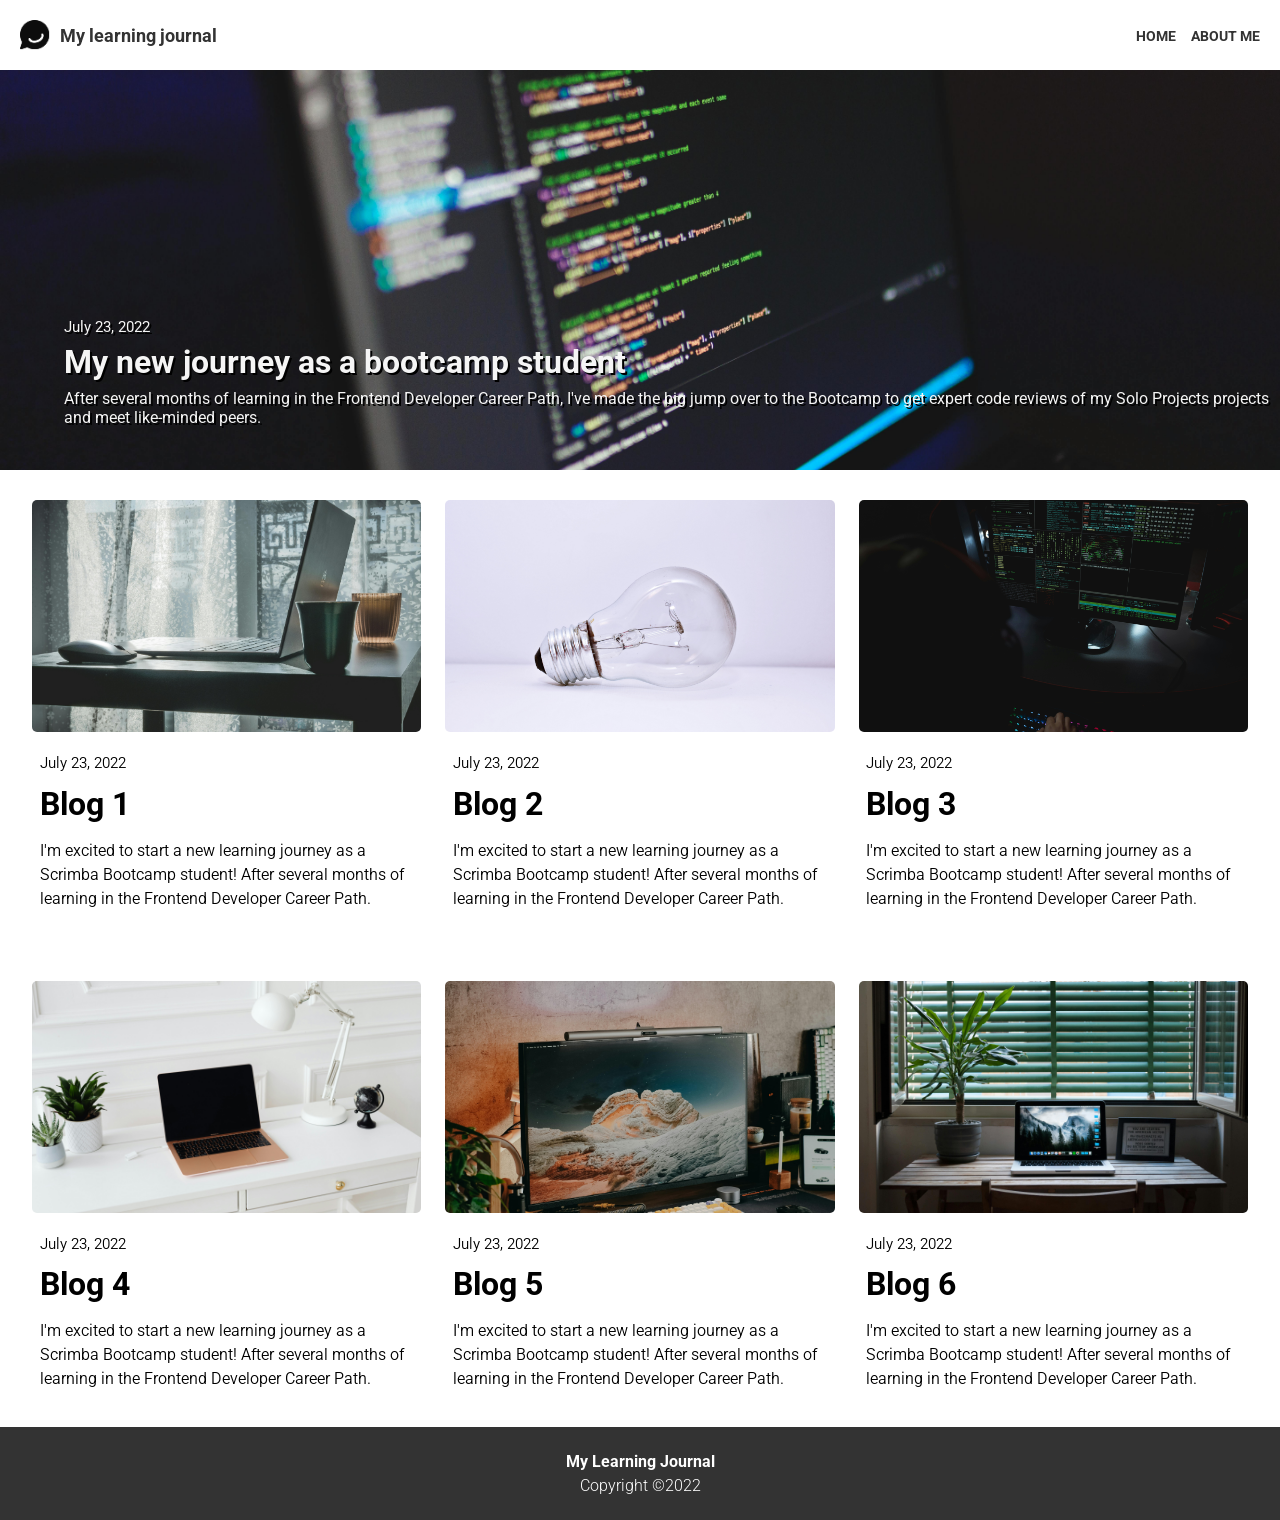
<file: index.html>
<html>
    <head>
        <title>My Learning Journal</title>
        <link rel="stylesheet" href="css/style.css">
        <meta name="viewport" content="width=device-width, initial-scale=1.0">
        <meta charset="UTF-8">
        <link rel="preconnect" href="https://fonts.googleapis.com">
        <link rel="preconnect" href="https://fonts.gstatic.com" crossorigin>
        <link href="https://fonts.googleapis.com/css2?family=Roboto:ital,wght@0,100..900;1,100..900&display=swap" rel="stylesheet">
    </head>
    <body>
        <header class="mainmenu sticky">
            <div class="logo-container">
                <img src="images/speechbubble.png" class="logo" alt="speech-bubble-icon">
                <h1>My learning journal</h1>
            </div>
        <ul>
            <li><a href="index.html">HOME</a></li>
            <li><a href="about.html">ABOUT ME</a></li>
        </ul>
        </header>
        <main>
            <a href="hero.html">
                <div class="hero-image">
                    <div class="hero-text">
                        <p class="date">July 23, 2022</p>
                        <h1>My new journey as a bootcamp student</h1>
                        <p>After several months of learning in the Frontend Developer Career Path, I've made the big jump over to the Bootcamp to get expert code reviews of my Solo Projects projects and meet like-minded peers.</p>
                    </div>
                </div>
            </a>

        <div class="grid-container">

            <div class="post-1">
                <div class="post-image-1">
                </div>
                <div class="post-text-1">
                    <p class="date">July 23, 2022</p>
                    <h1>Blog 1</h1>
                    <p>I'm excited to start a new learning journey as a Scrimba Bootcamp student! After several months of learning in the Frontend Developer Career Path.</p>
                </div>
            </div>  
            
            <div class="post-2">
                 <div class="post-image-2">
                </div>

                <div class="post-text-2">
                    <p class="date">July 23, 2022</p>
                    <h1>Blog 2</h1>
                    <p>I'm excited to start a new learning journey as a Scrimba Bootcamp student! After several months of learning in the Frontend Developer Career Path.</p>
                </div>
            </div>

            <div class="post-3">
                <div class="post-image-3">
                </div>

                <div class="post-text-3">
                    <p class="date">July 23, 2022</p>
                    <h1>Blog 3</h1>
                    <p>I'm excited to start a new learning journey as a Scrimba Bootcamp student! After several months of learning in the Frontend Developer Career Path.</p>
                </div>
            </div>

            <div class="post-4">
                <div class="post-image-4">
                </div>

                <div class="post-text-4">
                    <p class="date">July 23, 2022</p>
                    <h1>Blog 4</h1>
                    <p>I'm excited to start a new learning journey as a Scrimba Bootcamp student! After several months of learning in the Frontend Developer Career Path.</p>
                </div>
            </div>

            <div class="post-5">
                <div class="post-image-5">
                </div>

                <div class="post-text-5">
                    <p class="date">July 23, 2022</p>
                    <h1>Blog 5</h1>
                    <p>I'm excited to start a new learning journey as a Scrimba Bootcamp student! After several months of learning in the Frontend Developer Career Path.</p>
                </div>
            </div>

            <div class="post-6">
                <div class="post-image-6">
                </div>

                <div class="post-text-6">
                    <p class="date">July 23, 2022</p>
                    <h1>Blog 6</h1>
                    <p>I'm excited to start a new learning journey as a Scrimba Bootcamp student! After several months of learning in the Frontend Developer Career Path.</p>
                </div>
            </div>
        </div>

        <p class="view-more">View more</p>
        </main>
        <footer>
            <p class="footer-bold">My Learning Journal</p>
            <p class="footer-thin">Copyright ©2022</p>
        </footer>
    </body>
</html>
</file>
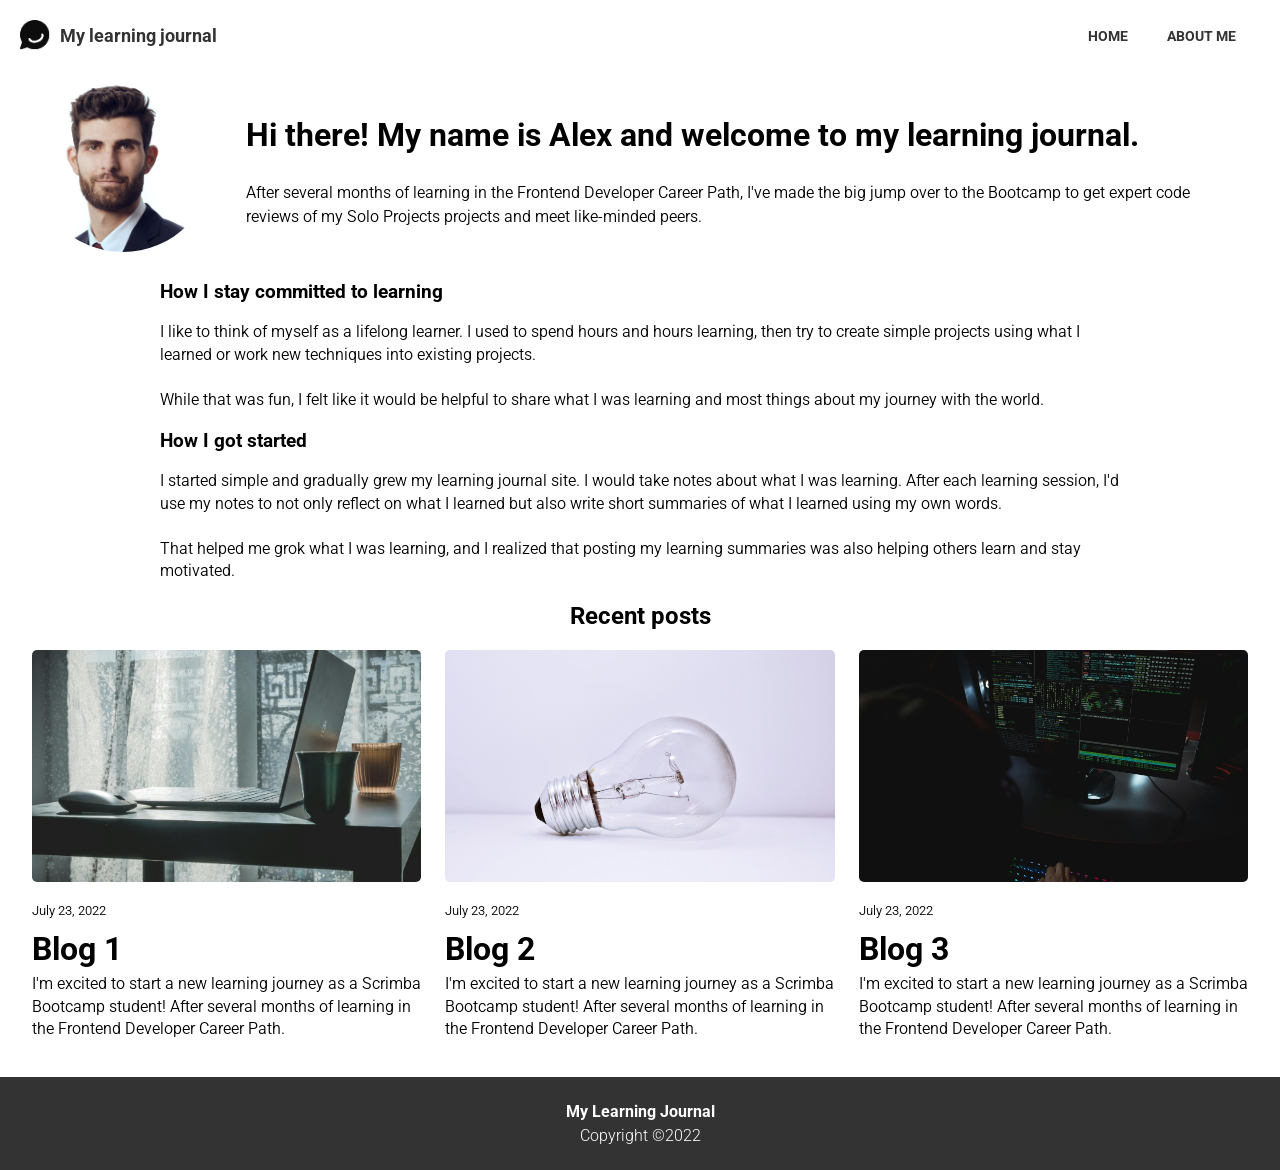
<file: about.html>
<html>
    <head>
        <title>My Learning Journal</title>
        <link rel="stylesheet" href="css/about.css">
        <meta name="viewport" content="width=device-width, initial-scale=1.0">
        <meta charset="UTF-8">
        <link rel="preconnect" href="https://fonts.googleapis.com">
        <link rel="preconnect" href="https://fonts.gstatic.com" crossorigin>
        <link href="https://fonts.googleapis.com/css2?family=Roboto:ital,wght@0,100..900;1,100..900&display=swap" rel="stylesheet">
    </head>
    <body>
        <header class="mainmenu sticky">
            <div class="logo-container">
                <img src="images/speechbubble.png" class="logo" alt="speech-bubble-icon">
                <h1>My learning journal</h1>
            </div>
        <ul>
            <li><a href="index.html">HOME</a></li>
            <li><a href="/about.html">ABOUT ME</a></li>
        </ul>
        </header>
        <main>
            <div class="flex-container">
                <img class="profile-pic" src="/images/profile.jpeg" alt="Man in a suit" width="182" height="182">
                <div class="profile-text">
                    <h1>Hi there! My name is Alex and welcome to my learning journal.</h1>
                    <p>After several months of learning in the Frontend Developer Career Path, I've made the big jump over to the Bootcamp to get expert code reviews of my Solo Projects projects and meet like-minded peers.</p>
                </div>
            </div>

                <div class="main-text">
                    <h3>How I stay committed to learning</h3>
                    <p>I like to think of myself as a lifelong learner. I used to spend hours and hours learning, then try to create simple projects using what I learned or work new techniques into existing projects. <br><br>While that was fun, I felt like it would be helpful to share what I was learning and most things about my journey with the world.</p>
                    <h3>How I got started</h3>
                    <p>I started simple and gradually grew my learning journal site. I would take notes about what I was learning. After each learning session, I'd use my notes to not only reflect on what I learned but also write short summaries of what I learned using my own words. <br><br>That helped me grok what I was learning, and I realized that posting my learning summaries was also helping others learn and stay motivated.</p>
                </div>
            
            <h2 class="recent-posts-title">Recent posts</h2>

        <div class="grid-container">

            <div class="post"> 
                <div class="post-image-1">
                </div>
                <div class="post-text-1">
                    <p class="date">July 23, 2022</p>
                    <h1>Blog 1</h1>
                    <p>I'm excited to start a new learning journey as a Scrimba Bootcamp student! After several months of learning in the Frontend Developer Career Path.</p>
                </div>
            </div>

            <div class="post">
                <div class="post-image-2">
                </div>

                <div class="post-text-2">
                    <p class="date">July 23, 2022</p>
                    <h1>Blog 2</h1>
                    <p>I'm excited to start a new learning journey as a Scrimba Bootcamp student! After several months of learning in the Frontend Developer Career Path.</p>
                </div>
            </div>

            <div class="post">
                <div class="post-image-3">
                </div>

                <div class="post-text-3">
                    <p class="date">July 23, 2022</p>
                    <h1>Blog 3</h1>
                    <p>I'm excited to start a new learning journey as a Scrimba Bootcamp student! After several months of learning in the Frontend Developer Career Path.</p>
                </div>

            </div>
        </div>

        <p class="view-more">View more</p>
        </main>
        <footer>
            <p class="footer-bold">My Learning Journal</p>
            <p class="footer-thin">Copyright ©2022</p>
        </footer>
    </body>
</html>
</file>
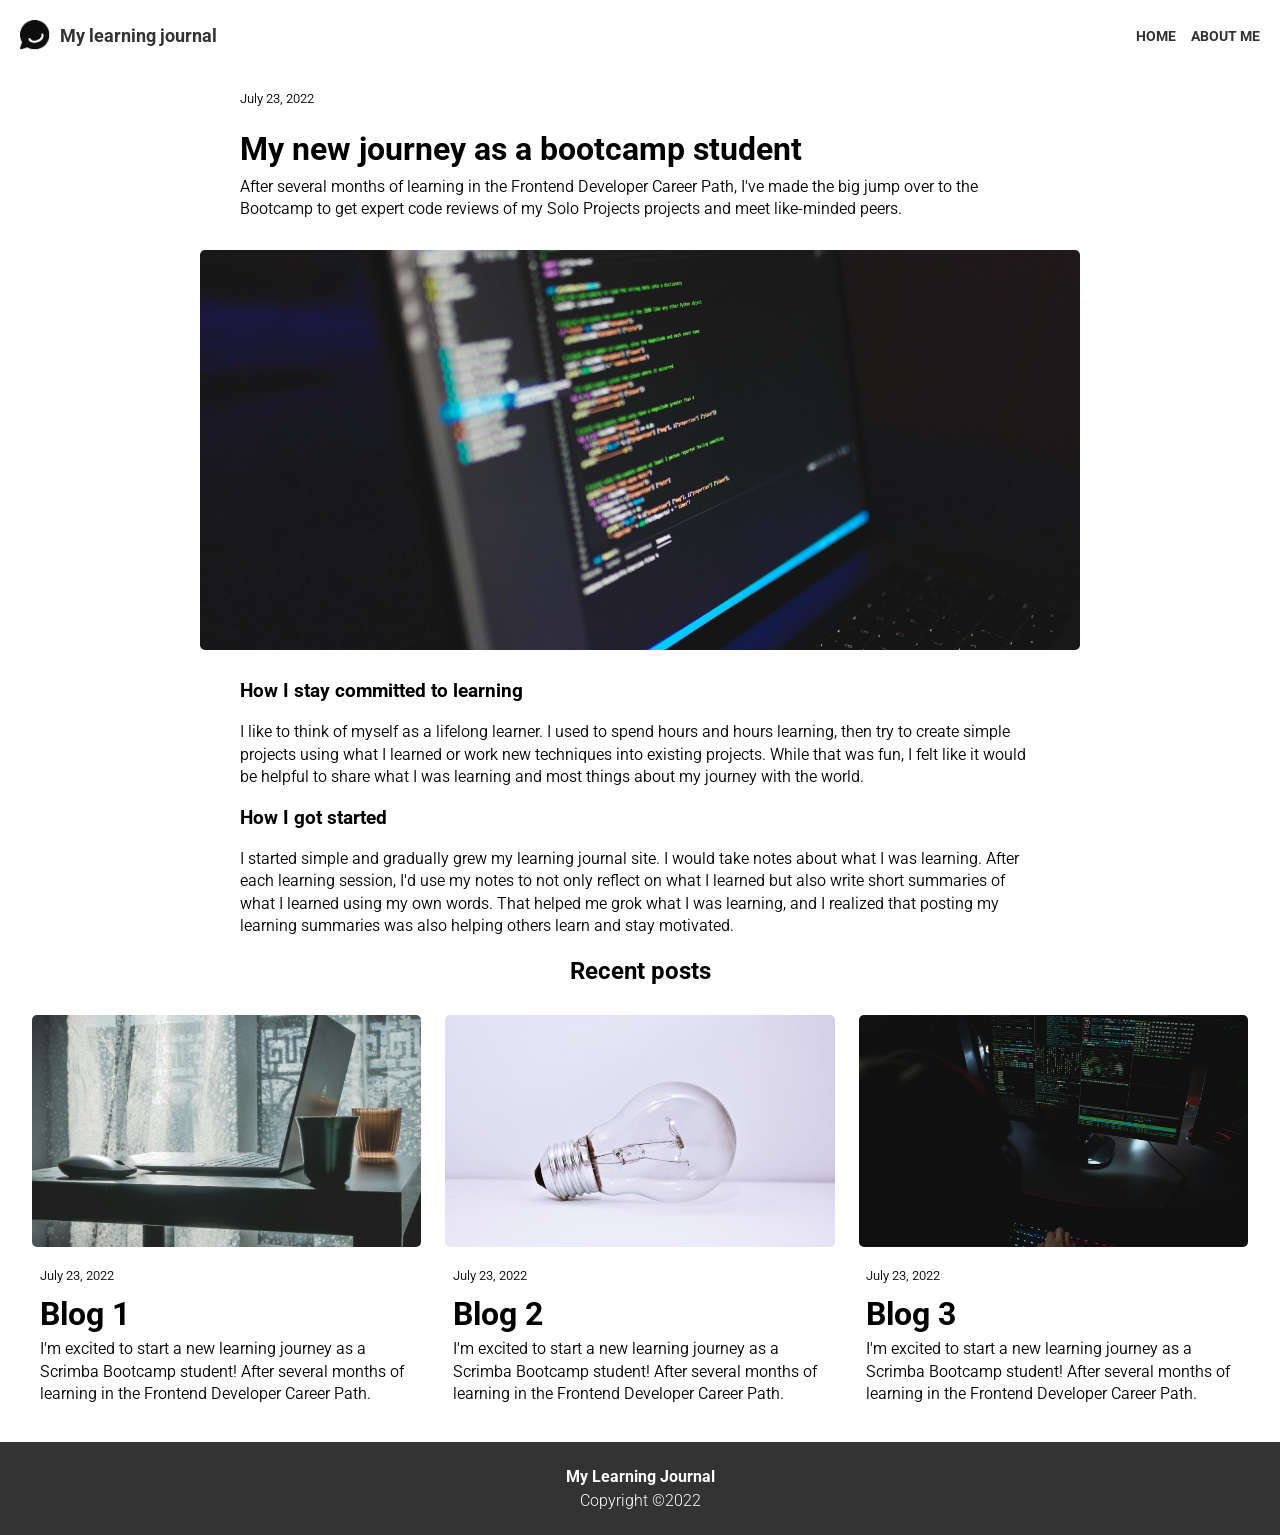
<file: hero.html>
<html>
    <head>
        <title>My Learning Journal</title>
        <link rel="stylesheet" href="css/hero.css">
        <meta name="viewport" content="width=device-width, initial-scale=1.0">
        <meta charset="UTF-8">
        <link rel="preconnect" href="https://fonts.googleapis.com">
        <link rel="preconnect" href="https://fonts.gstatic.com" crossorigin>
        <link href="https://fonts.googleapis.com/css2?family=Roboto:ital,wght@0,100..900;1,100..900&display=swap" rel="stylesheet">
    </head>
    <body>
        <header class="mainmenu sticky">
            <div class="logo-container">
                <img src="images/speechbubble.png" class="logo" alt="speech-bubble-icon">
                <h1>My learning journal</h1>
            </div>
        <ul>
            <li><a href="index.html">HOME</a></li>
            <li><a href="about.html">ABOUT ME</a></li>
        </ul>
        </header>
        <main>
            <div class="hero-text">
                <p class="date">July 23, 2022</p>
                <h1>My new journey as a bootcamp student</h1>
                <p>After several months of learning in the Frontend Developer Career Path, I've made the big jump over to the Bootcamp to get expert code reviews of my Solo Projects projects and meet like-minded peers.</p>
            </div>
            <div class="hero-image">
            </div>
            <div class="main-text">
                <h3>How I stay committed to learning</h3>
                <p>I like to think of myself as a lifelong learner. I used to spend hours and hours learning, then try to create simple projects using what I learned or work new techniques into existing projects. While that was fun, I felt like it would be helpful to share what I was learning and most things about my journey with the world.</p>
                <h3>How I got started</h3>
                <p>I started simple and gradually grew my learning journal site. I would take notes about what I was learning. After each learning session, I'd use my notes to not only reflect on what I learned but also write short summaries of what I learned using my own words. That helped me grok what I was learning, and I realized that posting my learning summaries was also helping others learn and stay motivated.</p>
            </div>

            <h2 class="recent-posts-title">Recent posts</h2>

            <div class="grid-container">

                <div class="post">
                    <div class="post-image-1">
                    </div>

                    <div class="post-text-1">
                        <p class="date">July 23, 2022</p>
                        <h1>Blog 1</h1>
                        <p>I'm excited to start a new learning journey as a Scrimba Bootcamp student! After several months of learning in the Frontend Developer Career Path.</p>
                    </div>
                </div>
                <div class="post">
                    <div class="post-image-2">
                    </div>

                    <div class="post-text-2">
                        <p class="date">July 23, 2022</p>
                        <h1>Blog 2</h1>
                        <p>I'm excited to start a new learning journey as a Scrimba Bootcamp student! After several months of learning in the Frontend Developer Career Path.</p>
                    </div>
                </div>

                <div class="post">
                    <div class="post-image-3">
                    </div>

                    <div class="post-text-3">
                        <p class="date">July 23, 2022</p>
                        <h1>Blog 3</h1>
                        <p>I'm excited to start a new learning journey as a Scrimba Bootcamp student! After several months of learning in the Frontend Developer Career Path.</p>
                    </div>
                </div>

            </div>
        <p class="view-more">View more</p>
        </main>
        <footer>
            <p class="footer-bold">My Learning Journal</p>
            <p class="footer-thin">Copyright ©2022</p>
        </footer>
    </body>
</html>
</file>
<file: css/style.css>
*, *::before, *::after {
    box-sizing: border-box;
}
html, 
body {
    margin: 0;
    padding: 0;
    font-family: "Roboto", sans-serif;
}

.mainmenu {
  display: flex;
  justify-content: space-between; 
  align-items: center;
  color: #333;
  padding: 1.25rem 1.25rem;
  flex-wrap: wrap; 
}

.logo-container {
  display: flex;
  align-items: center;
}

.logo {
  margin-right: 0.625rem;
  width: 1.875rem; 
  height: auto;
}

.mainmenu h1 {
  font-size: 1.125rem; 
  margin: 0;
  color: #333;
}

.mainmenu ul {
  display: flex;      
  list-style: none;
  margin: 0;
  padding: 0;
  gap: 0.9375rem;
  color: #333;           
}

.mainmenu ul li a {
  color: whitesmoke;
  text-decoration: none;
  font-size: 0.875rem;
  font-weight: bold;
  color: #333; 
}

.hero-image{
    background-image: url("/images/hero-post.jpg");
    background-size: cover;
    background-position: center;
    background-repeat: no-repeat;
    position: relative;
    height: 18.75rem;
}


.hero-text{
    position: absolute;
    left: 3%;
    top: 32%;
    text-shadow: 0.125rem 0.125rem black;
}

.date{
    font-size: 0.9375rem;
    margin-bottom: 0.4375rem;
}

.hero-text h1,
.hero-text p{
    color: whitesmoke;
    margin-top: 0;
}

.hero-text h1,
.hero-text p:not(.date){
    margin: 0;
}

.hero-text h1{
    margin-bottom: 0.5rem;
}

.post-image-1{
    background-image: url("/images/post1.jpg");
}

.post-image-2{
    background-image: url("/images/post2.jpg");
}

.post-image-3{
    background-image: url("/images/post3.jpg");
}

.post-image-4{
    background-image: url("/images/post4.jpg");
}

.post-image-5{
    background-image: url("/images/post5.jpg");
}

.post-image-6{
    background-image: url("/images/post6.jpg");
}

.post-image-1,
.post-image-2,
.post-image-3,
.post-image-4,
.post-image-5,
.post-image-6{
    background-size: cover;
    background-position: center;
    background-repeat: no-repeat;
    height: 14.5rem;
    width: 100%;
    max-width: 24.375rem;
    margin-left: auto;
    margin-right: auto;
    margin-top: 1.875rem;
    border-radius: 0.3125rem;
}

.post-text-1,
.post-text-2,
.post-text-3,
.post-text-4,
.post-text-5,
.post-text-6 {
    width: 100%;
    max-width: 23.375rem;
    margin: 1.25rem auto 0 auto;
}

.post-text-1 h1,
.post-text-2 h1,
.post-text-3 h1,
.post-text-4 h1,
.post-text-5 h1,
.post-text-6 h1 {
    margin: 0.625rem 0;
}

.post-text-1 p,
.post-text-2 p,
.post-text-3 p,
.post-text-4 p,
.post-text-5 p,
.post-text-6 p {
    line-height: 1.5;
    font-weight: 350;
}

.post-4,
.post-5,
.post-6{
    display: none;
}

.view-more{
    text-align: center;
    font-weight: bold;
    margin-top: 2.5rem;
    margin-bottom: 2.5rem;
    text-decoration: underline;
}

footer {
    background-color: #333;
    padding: 1.25rem 0; 
}

footer p {
    color: white;
    text-align: center;
    margin: 0.3125rem 0; 
}

.footer-bold {
    font-weight: 700; 
}

.footer-thin {
    font-weight: 300; 
}


@media (min-width: 768px){

    .hero-image{
        position: relative;
        height: 25rem;
}

    .hero-text{
        position: absolute;
        left: 5%;
        top: 62%;
        text-shadow: 0.125rem 0.125rem black;
}

    .grid-container{
        display: grid;
        grid-template-columns: repeat(3, 1fr);
        gap: 1.5rem;
        padding: 0 2rem;
        margin-bottom: 1.25rem;
    }

    .view-more{
        display: none;
    }

    .post-4,
    .post-5,
    .post-6{
        display: block;
    }

}
</file>
<file: css/about.css>
*, *::before, *::after {
    box-sizing: border-box;
}
html, 
body {
    margin: 0;
    padding: 0;
    font-family: "Roboto", sans-serif;
}

.mainmenu {
  display: flex;
  justify-content: space-between; 
  align-items: center;
  color: #333;
  padding: 1.25rem 1.25rem;
  flex-wrap: wrap; 
}

.logo-container {
  display: flex;
  align-items: center;
}

.logo {
  margin-right: 0.625rem;
  width: 1.875rem; 
  height: auto;
}

.mainmenu h1 {
  font-size: 1.125rem; 
  margin: 0;
  color: #333;
}

.mainmenu ul {
  display: flex;      
  list-style: none;
  margin: 0;
  padding: 0;
  gap: 0.9375rem;
  color: #333;           
}

.mainmenu ul li a {
  color: whitesmoke;
  text-decoration: none;
  font-size: 0.875rem;
  font-weight: bold;
  color: #333; 
}

.date{
    font-size: 0.8125rem;
    margin-bottom: 0.375rem;
}

.profile-text{
    width: 100%;
    max-width: 23.375rem;
    margin: 1.25rem auto 3.125rem auto;
    color: black;
    font-weight: 350;
    line-height: 1.5;
}

.hero-text h1{
    margin-bottom: 0;
}

.main-text{
    width: 100%;
    max-width: 23.375rem;
    margin: 1.875rem auto 0 auto;
}

.profile-pic{
    border-radius: 50%;
    margin-bottom: 0.625rem;
}

h2{
    text-align: center;
    display: none;
}

.post-image-1{
    background-image: url("/images/post1.jpg");
}

.post-image-2{
    background-image: url("/images/post2.jpg");
}

.post-image-3{
    background-image: url("/images/post3.jpg");
}

.post-image-1,
.post-image-2,
.post-image-3{
    background-size: cover;
    background-position: center;
    background-repeat: no-repeat;
    height: 14.5rem;
    width: 100%;
    max-width: 24.375rem;
    margin-left: auto;
    margin-right: auto;
    margin-top: 1.875rem;
    border-radius: 0.3125rem;
}

.post-text-1,
.post-text-2,
.post-text-3 {
    width: 100%;
    max-width: 23.375rem;
    margin: 1.25rem auto 0 auto;
}

.post-text-1 h1,
.post-text-2 h1,
.post-text-3 h1 {
    margin-top: 0.625rem;
    margin-bottom: 0;
}

.main-text p,
.hero-text p,
.post-text-1 p,
.post-text-2 p,
.post-text-3 p {
    margin-top: 0.3125rem;
    line-height: 1.4;
    font-weight: 350; 
}

.view-more{
    text-align: center;
    font-weight: bold;
    margin-top: 2.5rem;
    margin-bottom: 2.5rem;
    text-decoration: underline;
}

footer {
    background-color: #333;
    padding: 1.25rem 0; 
}

footer p {
    color: white;
    text-align: center;
    margin: 0.3125rem 0; 
}

.footer-bold {
    font-weight: 700; 
}

.footer-thin {
    font-weight: 300; 
}


@media (min-width: 768px){

    .mainmenu ul li a{
        margin-right: 1.5rem;
    }
    .flex-container{
        display: flex;
        flex-direction: row;
        padding: 0 2rem;
    }

    .profile-text{
    flex: 1;
    max-width: none;
    padding: 0 2rem;
    margin-bottom: 0;
    line-height: 1.5;
    }

    .main-text {
    max-width: 70rem;
    margin: 0.5rem auto 0 auto;
    padding: 0 5rem;
    }

    h2{
        display: block;
    }

    .view-more{
        display: none;
    }
    .post-image-1,
    .post-image-2,
    .post-image-3 {
        max-width: none;
        margin-top: 0;
    }

    .post-text-1,
    .post-text-2,
    .post-text-3 {
        max-width: none;
    }

    .grid-container{
        display: grid;
        grid-template-columns: repeat(3, 1fr);
        gap: 1.5rem;
        padding: 0 2rem;
        margin-bottom: 1.25rem;
    }

    footer{
        text-align: center;
    }


}
</file>
<file: css/hero.css>
*, *::before, *::after {
    box-sizing: border-box;
}
html, 
body {
    margin: 0;
    padding: 0;
    font-family: "Roboto", sans-serif;
}

.mainmenu {
  display: flex;
  justify-content: space-between; 
  align-items: center;
  color: #333;
  padding: 1.25rem 1.25rem;
  flex-wrap: wrap; 
}

.logo-container {
  display: flex;
  align-items: center;
}

.logo {
  margin-right: 0.625rem;
  width: 1.875rem; 
  height: auto;
}

.mainmenu h1 {
  font-size: 1.125rem; 
  margin: 0;
  color: #333;
}

.mainmenu ul {
  display: flex;      
  list-style: none;
  margin: 0;
  padding: 0;
  gap: 0.9375rem;
  color: #333;           
}

.mainmenu ul li a {
  color: whitesmoke;
  text-decoration: none;
  font-size: 0.875rem;
  font-weight: bold;
  color: #333; 
}

.date{
    font-size: 0.8125rem;
    margin-bottom: 0.375rem;
}

.hero-text{
    width: 100%;
    max-width: 23.375rem;
    margin: 1.25rem auto 0 auto;
    color: black;
}

.hero-text h1{
    margin-bottom: 0.5rem;
}

.hero-image{
    background-image: url("/images/hero-post.jpg");
    background-size: cover;
    background-position: center;
    background-repeat: no-repeat;
    height: 11.9375rem;
    width: 100%;
    max-width: 24.375rem;
    margin-left: auto;
    margin-right: auto;
    margin-top: 1.875rem;
    border-radius: 0.3125rem;
}

.main-text{
    width: 100%;
    max-width: 23.375rem;
    margin: 1.875rem auto 0 auto;
}

.post-image-1{
    background-image: url("/images/post1.jpg");
}

.post-image-2{
    background-image: url("/images/post2.jpg");
}

.post-image-3{
    background-image: url("/images/post3.jpg");
}

h2{
    text-align: center;
    display: none;
    margin-bottom: 0;
}

.post-image-1,
.post-image-2,
.post-image-3{
    background-size: cover;
    background-position: center;
    background-repeat: no-repeat;
    height: 14.5rem;
    width: 100%;
    max-width: 24.375rem;
    margin-left: auto;
    margin-right: auto;
    margin-top: 1.875rem;
    border-radius: 0.3125rem;
}

.post-text-1,
.post-text-2,
.post-text-3 {
    width: 100%;
    max-width: 23.375rem;
    margin: 1.25rem auto 0 auto;
}

.post-text-1 h1,
.post-text-2 h1,
.post-text-3 h1 {
    margin-top: 0.625rem;
    margin-bottom: 0;
}

.main-text p,
.hero-text p,
.post-text-1 p,
.post-text-2 p,
.post-text-3 p {
    margin-top: 0.3125rem;
    line-height: 1.4;
    font-weight: 350;
}

.view-more{
    text-align: center;
    font-weight: bold;
    margin-top: 2.5rem;
    margin-bottom: 2.5rem;
    text-decoration: underline;
}

footer {
    background-color: #333;
    padding: 1.25rem 0; 
}

footer p {
    color: white;
    text-align: center;
    margin: 0.3125rem 0; 
}

.footer-bold {
    font-weight: 700; 
}

.footer-thin {
    font-weight: 300; 
}

@media (min-width: 768px){
    .hero-text{
        max-width: 60rem;
        padding: 0 5rem;
    }

    .hero-image{
        background-image: url("/images/hero-post.jpg");
        background-size: cover;
        background-position: center;
        background-repeat: no-repeat;
        height: 25rem;
        width: 100%;
        max-width: 55rem;
        margin-left: auto;
        margin-right: auto;
        margin-top: 1.875rem;
        border-radius: 0.3125rem;
    }

    .main-text{
        max-width: 60rem;
        padding: 0 5rem;
    }

    h2{
        display: block;
    }

    .grid-container{
        display: grid;
        grid-template-columns: repeat(3, 1fr);
        gap: 1.5rem;
        padding: 0 2rem;
        margin-bottom: 1.25rem;
    }

    .view-more{
        display: none;
    }
}
</file>
